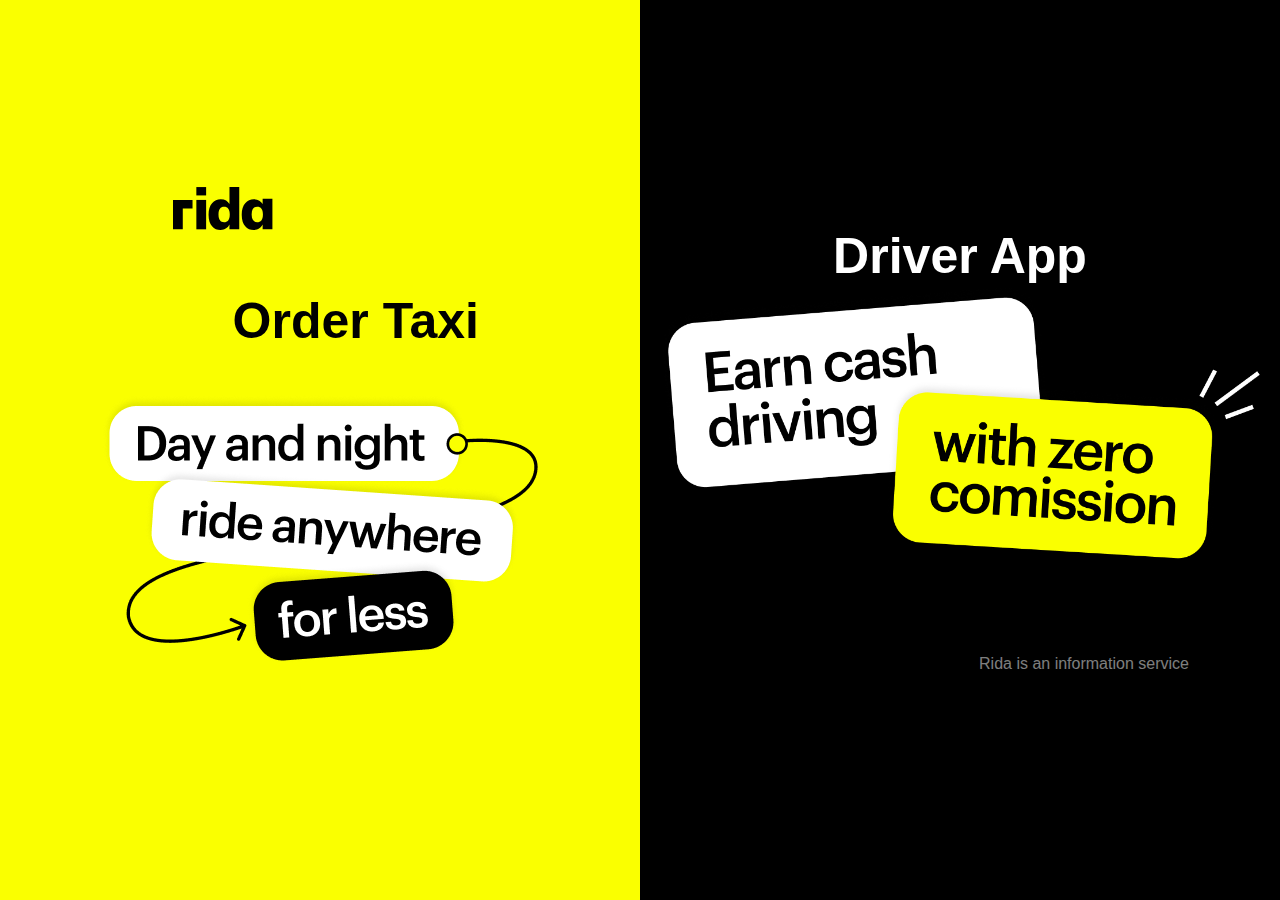
<file: Index.html>
<!DOCTYPE html>
<html lang="en">
  <head>
    <meta charset="UTF-8" />
    <meta name="viewport" content="width=device-width, initial-scale=1.0" />
    <title>rida.app</title>
    <link
      rel="shortcut icon"
      href="/images/ridafavicon.png"
      type="image/x-icon"
    />
    <link rel="stylesheet" href="/style.css" />
  </head>
  <body>
    <div class="section">
      <div class="left">
        <header class="header">
          <a href=""><img class="rida_img" src="/images/rida.svg" alt="" /></a>
        </header>
        <div class="left_container">
          <a class="left_container_items" href=""
            ><h1 class="order_taxi">Order Taxi</h1>
            <img class="daynnight" src="/images/daynnight.png" alt=""
          /></a>
        </div>
      </div>
      <div class="right">
        <a class="right_container_items" href=""
          ><h1 class="driver_app">Driver App</h1>
          <img
            class="earncash"
            src="/images/Earn cash driving large.png"
            alt=""
        /></a>

        <p>Rida is an information service</p>
      </div>
    </div>
  </body>
</html>
</file>
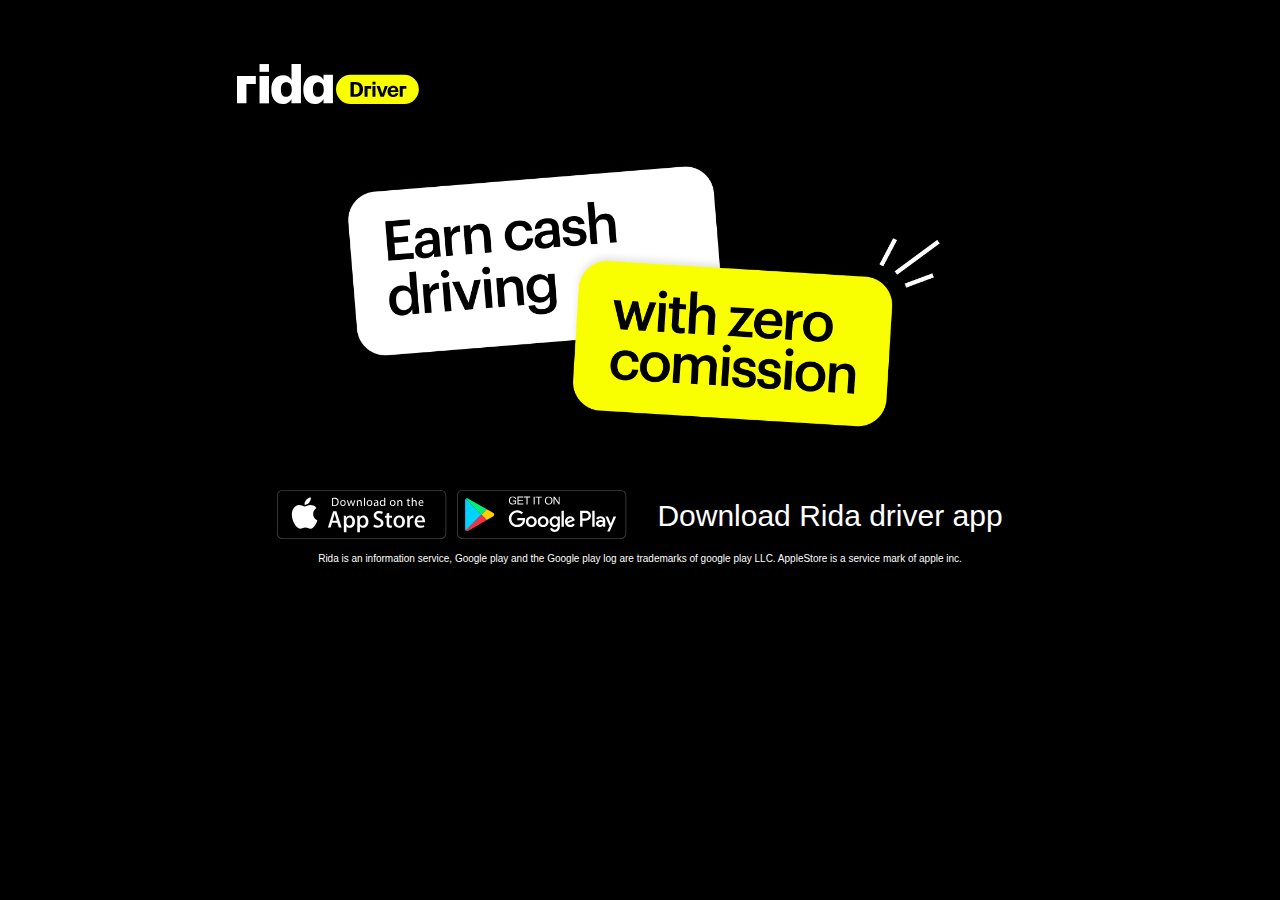
<file: driver.html>
<!DOCTYPE html>
<html lang="en">
  <head>
    <meta charset="UTF-8" />
    <meta name="viewport" content="width=device-width, initial-scale=1.0" />
    <title>rida.app/driver</title>
    <link
      rel="shortcut icon"
      href="/images/ridafavicon.png"
      type="image/x-icon"
    />
    <link rel="stylesheet" href="/styledriver.css" />
  </head>
  <body>
    <div>
      <a class="logo" href=""><img src="/images/logo_and_text.svg" alt="" /></a>
    </div>
    <img class="main_img" src="/images/Earn cash driving large.png" alt="" />
    <img src="/images/earncash.png" alt="" class="media_img" />
    <div class="footer">
      <a href=""><img src="/images/apple_en.svg" alt="" /></a>
      <a href=""><img src="/images/google_en (1).svg" alt="" /></a>
      <p>Download Rida driver app</p>
    </div>
    <p class="copyright">
      Rida is an information service, Google play and the Google play log are
      trademarks of google play LLC. AppleStore is a service mark of apple inc.
    </p>
  </body>
</html>
</file>
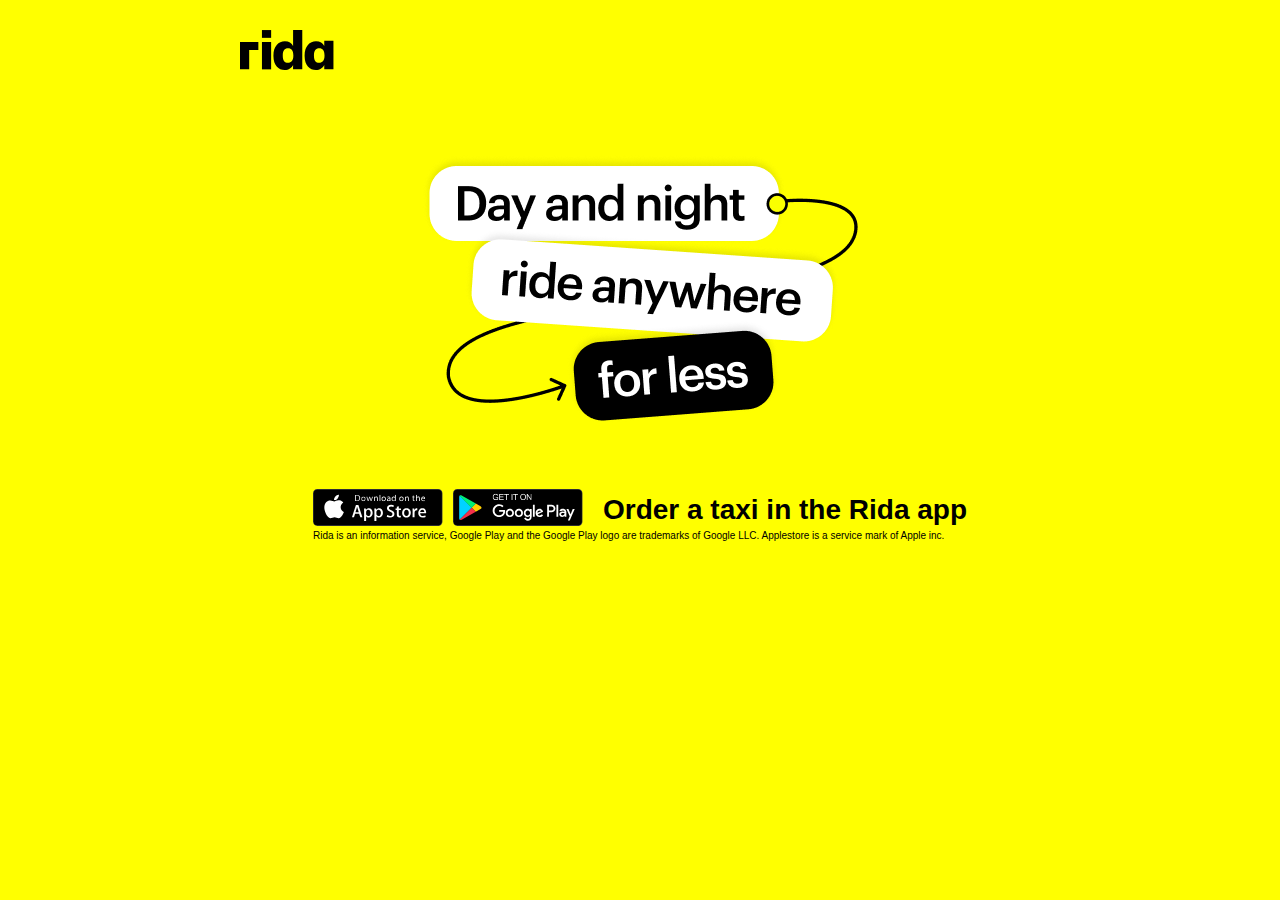
<file: order.html>
<!DOCTYPE html>
<html lang="en">
  <head>
    <meta charset="UTF-8" />
    <meta name="viewport" content="width=device-width, initial-scale=1.0" />
    <title>rida.app/rider</title>
    <link
      rel="shortcut icon"
      href="/images/ridafavicon.png"
      type="image/x-icon"
    />
    <link rel="stylesheet" href="/styleorder.css" />
  </head>
  <body>
    <header class="header">
      <a href=""><img src="/images/rida.svg" alt="" /></a>
    </header>
    <main class="main">
      <img src="/images/daynnight.png" alt="" />
    </main>
    <footer class="footer">
      <div class="footer_img">
        <a href=""><img src="/images/apple_en.svg" alt="" /></a>
        <a href=""><img src="/images/google_en (1).svg" alt="" /></a>
        <p>Order a taxi in the Rida app</p>
      </div>
      <p>
        Rida is an information service, Google Play and the Google Play logo are
        trademarks of Google LLC. Applestore is a service mark of Apple inc.
      </p>
    </footer>
  </body>
</html>
</file>
<file: style.css>
* {
  padding: 0;
  margin: 0;
  box-sizing: border-box;
  font-family: sans-serif;
}
body {
}
.section {
  display: flex;

  width: 100%;
  height: 100vh;
}
.left {
  flex: 1;
  background-color: #faff00;
  display: flex;
  flex-direction: column;
  align-items: center;
  justify-content: center;
  padding: 10px;
}
.right {
  flex: 1;
  background-color: black;
  display: flex;
  flex-direction: column;
  align-items: center;
  justify-content: center;
  padding: 10px;
}
.right_container_items {
  display: flex;
  flex-direction: column;
  justify-content: center;
  align-items: center;
}

.rida_img {
  width: 100%;
  max-width: 100px;
  padding: 0 0% 20% 0;
  margin-right: 200px;
}
.earncash {
  width: 100%;
  max-width: 600px;
}
.daynnight {
  width: 100%;
  padding: 0 0 10% 0;
}
a {
  text-decoration: none;
}
.driver_app {
  /* padding: 0 0 10% 20%; */
  color: white;
}
.order_taxi {
  color: black;
  padding: 0 0 10% 30%;
}
h1 {
  font-size: 50px;
}
p {
  color: #ffffff80;
  padding: 15% 0% 0% 40%;
}
@media screen and (max-width: 768px) {
  .section {
    flex-direction: column;
    height: 100vh;
  }
  .rida_img,
  .order_taxi,
  .daynnight {
    padding-bottom: 5%;
  }
}
</file>
<file: styledriver.css>
* {
  padding: 0;
  margin: 0;
  box-sizing: border-box;
  font-family: sans-serif;
}
body {
  background-color: black;
  padding: 5%;
}
.logo {
  margin-left: 15%;
}
.media_img {
  display: none;
}
.main_img {
  display: flex;
  flex-direction: column;
  width: 100%;
  max-width: 600px;
  margin: auto;
  margin-top: 40px;
}

.footer {
  display: flex;
  justify-content: center;
  align-items: center;
  gap: 10px;
  margin-top: 60px;
}
p {
  color: white;
}
.footer > p {
  font-size: 30px;
  padding-left: 20px;
}
.footer img {
  width: 170px;
}
.copyright {
  display: flex;
  justify-content: center;
  margin-top: 10px;
  font-size: 10px;
}
@media screen and (max-width: 768px) {
  .main_img {
    display: none;
  }
  .media_img {
    display: block;
    width: 100%;
    max-width: 400px;
    display: flex;
    margin: 0 auto;
  }
  .footer {
    flex-wrap: wrap-reverse;
  }
  .logo img {
    max-width: 100px;
  }
}
</file>
<file: styleorder.css>
* {
  margin: 0;
  padding: 0;
  box-sizing: border-box;
  font-family: sans-serif;
}

body {
  padding: 30px;
  background-color: yellow;
  display: flex;
  flex-direction: column;
  justify-content: center;
  align-items: center;
}
.header {
  width: 100%;
  max-width: 800px;
  display: flex;
  justify-content: flex-start;
}
.main img {
  padding-top: 80px;
}
.footer_img {
  display: flex;
  justify-content: center;
  align-items: center;
  padding-top: 60px;
  gap: 10px;
}
.footer_img img {
  width: 130px;
}
.footer_img p {
  padding-left: 10px;
  font-size: 28px;
  font-weight: 600;
}
.footer > p {
  font-size: 10px;
  font-weight: 100;
}
@media screen and (max-width: 768px) {
  body {
    padding: 10px;
  }
  .main img {
    padding-top: 20px;
    width: 100%;
    max-width: 350px;
  }
  .footer_img {
    padding-top: 20px;
    flex-wrap: wrap-reverse;
  }
}
</file>
